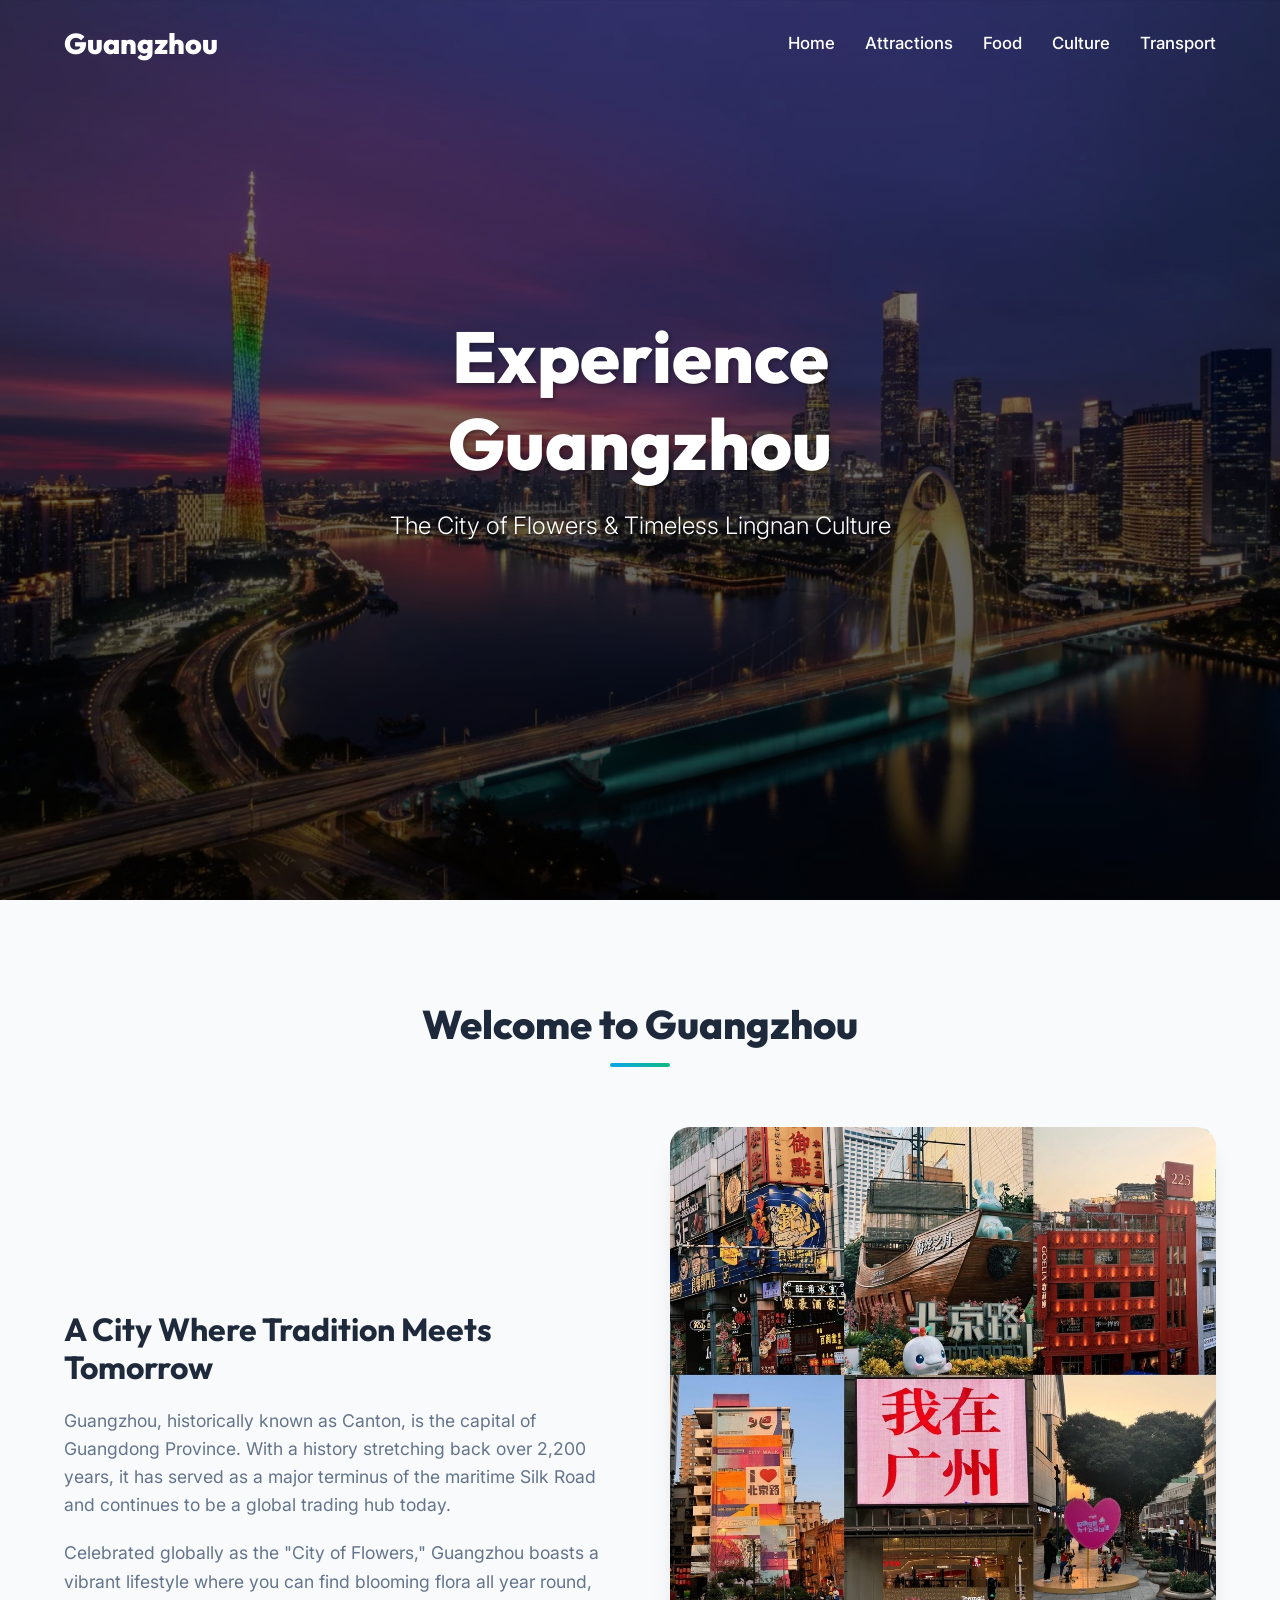
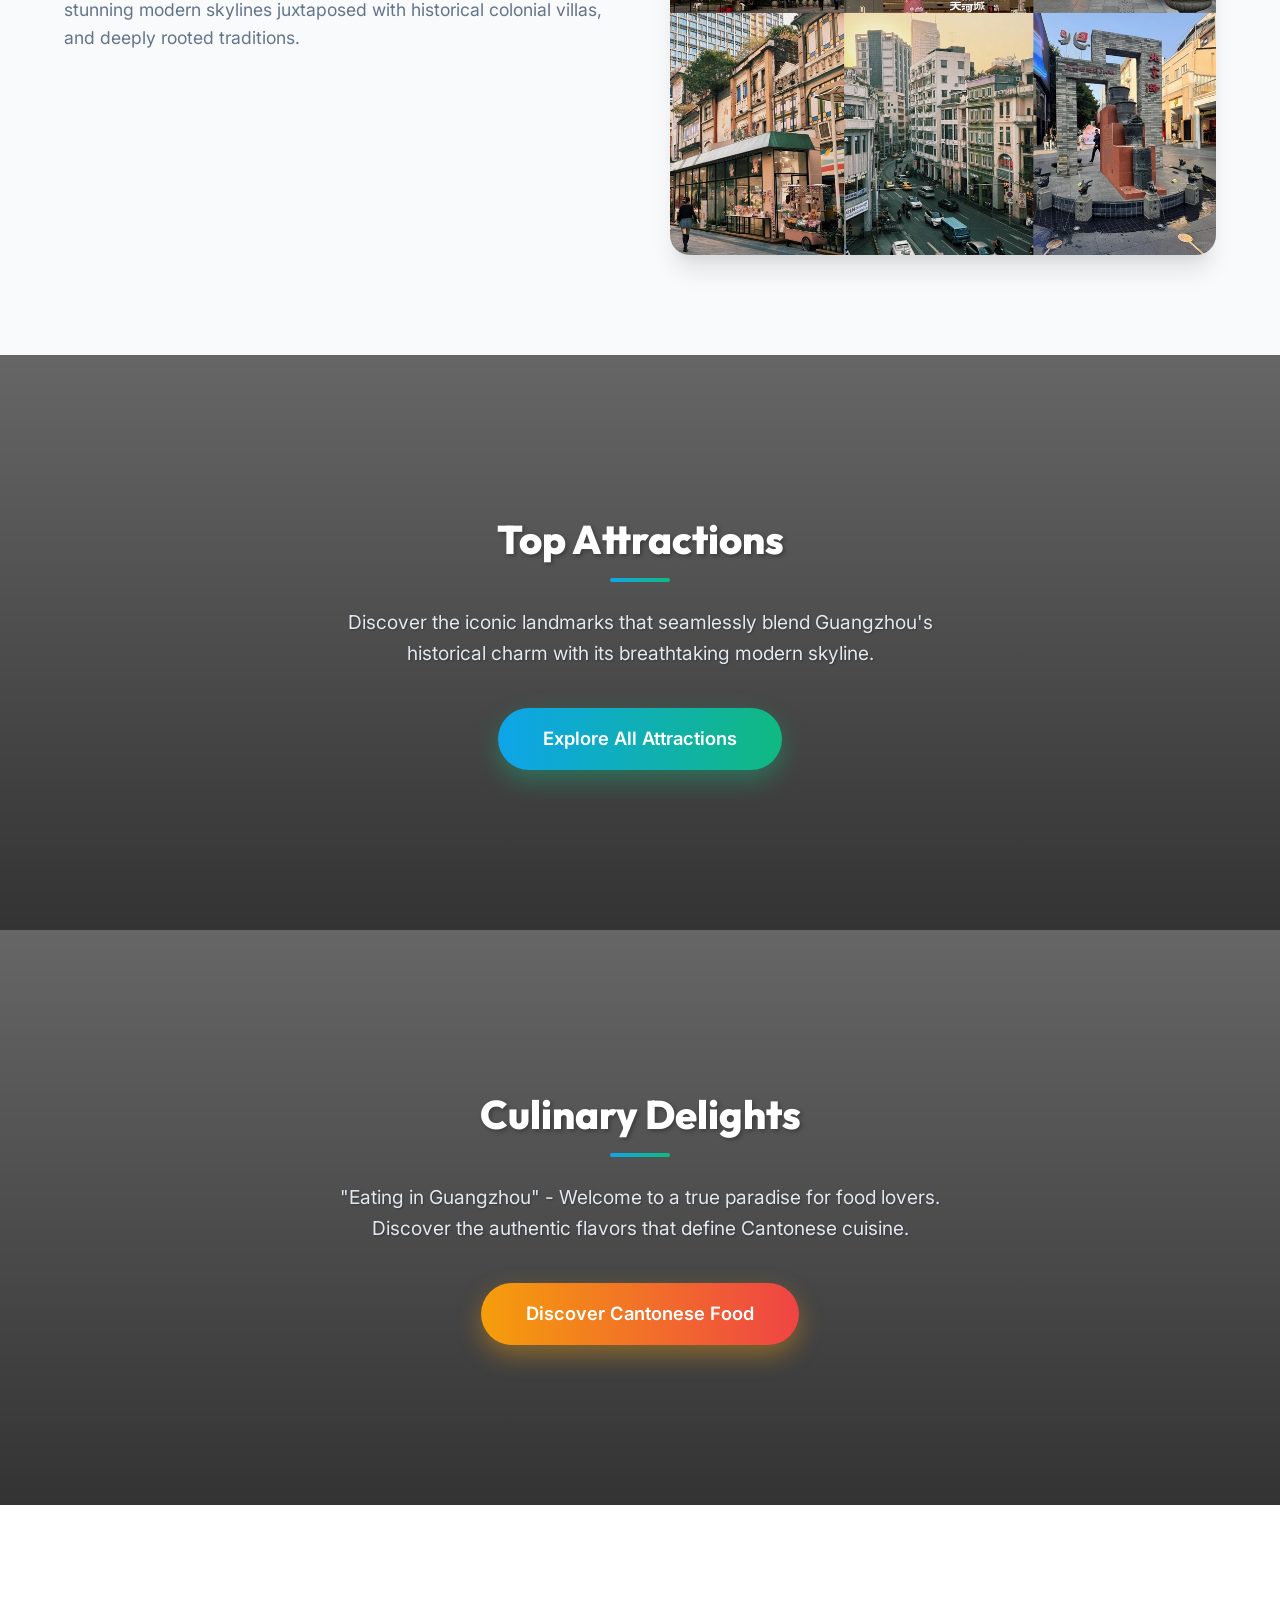
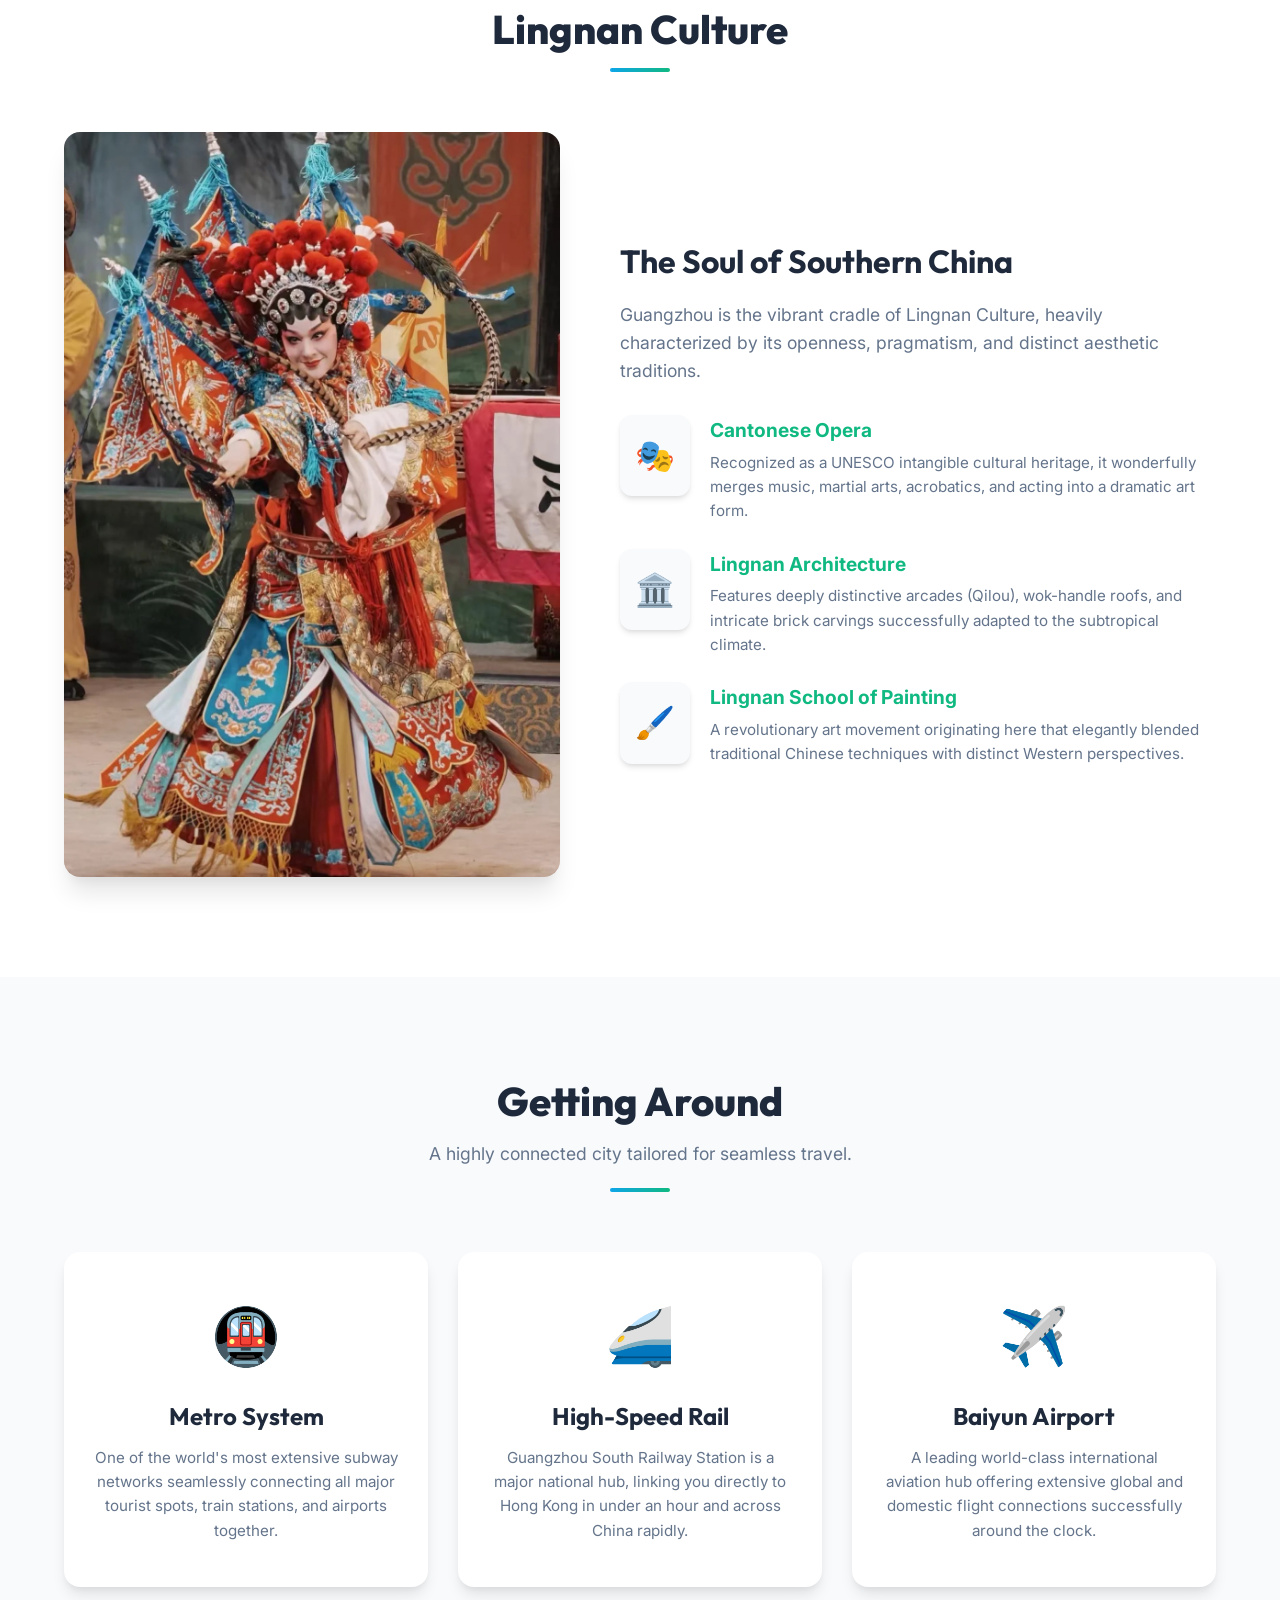
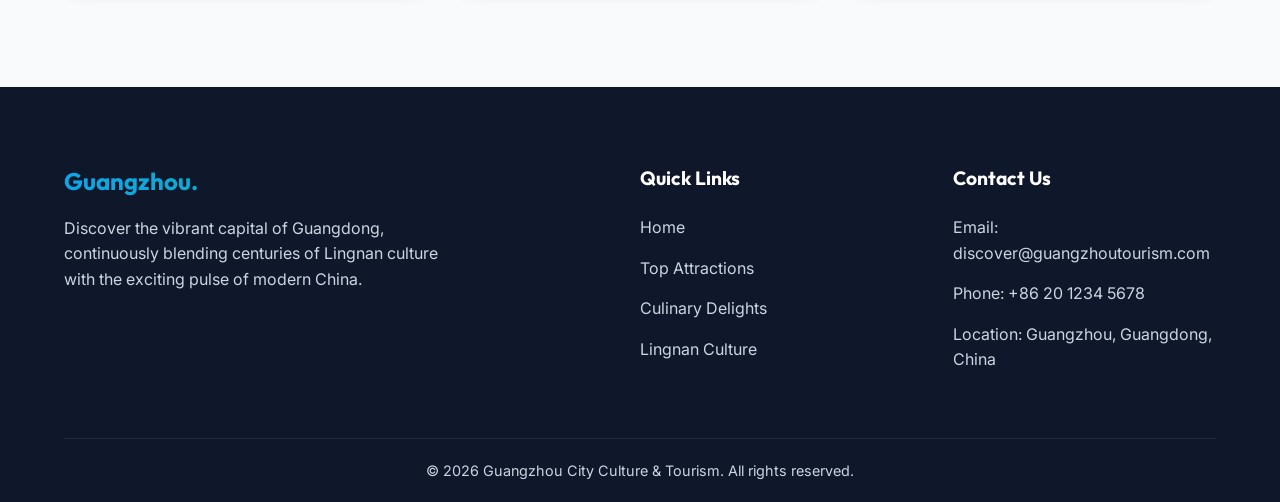
<file: index.html>
<!DOCTYPE html>
<html lang="en">

<head>
    <!-- Google tag (gtag.js) -->
<script async src="https://www.googletagmanager.com/gtag/js?id=G-Z5L8LR5MYB"></script>
<script>
  window.dataLayer = window.dataLayer || [];
  function gtag(){dataLayer.push(arguments);}
  gtag('js', new Date());

  gtag('config', 'G-Z5L8LR5MYB');
</script>
    <meta charset="UTF-8">
    <meta name="viewport" content="width=device-width, initial-scale=1.0">
    <title>Discover Guangzhou | The City of Flowers</title>
    <meta name="description"
        content="Explore Guangzhou: A perfect blend of modern vibrancy, timeless Lingnan culture, and exquisite culinary delights.">
    <!-- Google Fonts -->
    <link rel="preconnect" href="https://fonts.googleapis.com">
    <link rel="preconnect" href="https://fonts.gstatic.com" crossorigin>
    <link
        href="https://fonts.googleapis.com/css2?family=Inter:wght@300;400;500;600;700&family=Outfit:wght@400;600;800&display=swap"
        rel="stylesheet">
    <!-- Custom CSS -->
    <link rel="stylesheet" href="css/style.css">
</head>

<body>
    <!-- Navbar -->
    <nav class="navbar" id="navbar">
        <div class="nav-container">
            <a href="#home" class="logo">Guangzhou</a>
            <ul class="nav-links">
                <li><a href="#home">Home</a></li>
                <li><a href="attractions.html">Attractions</a></li>
                <li><a href="cuisine.html">Food</a></li>
                <li><a href="#culture">Culture</a></li>
                <li><a href="#transport">Transport</a></li>
            </ul>
            <div class="hamburger">
                <span class="bar"></span>
                <span class="bar"></span>
                <span class="bar"></span>
            </div>
        </div>
    </nav>

    <!-- Hero Banner -->
    <header id="home" class="hero">
        <div class="hero-overlay"></div>
        <div class="hero-content fade-in-up">
            <h1 class="hero-title">Experience Guangzhou</h1>
            <p class="hero-subtitle">The City of Flowers & Timeless Lingnan Culture</p>
        </div>
    </header>

    <!-- City Introduction -->
    <section id="about" class="section about-section bg-light">
        <div class="container">
            <div class="section-header fade-in">
                <h2>Welcome to Guangzhou</h2>
                <div class="divider"></div>
            </div>
            <div class="about-grid">
                <div class="about-text fade-in-left">
                    <h3>A City Where Tradition Meets Tomorrow</h3>
                    <p>Guangzhou, historically known as Canton, is the capital of Guangdong Province. With a history
                        stretching back over 2,200 years, it has served as a major terminus of the maritime Silk Road
                        and continues to be a global trading hub today.</p>
                    <p>Celebrated globally as the "City of Flowers," Guangzhou boasts a vibrant lifestyle where you can
                        find blooming flora all year round, stunning modern skylines juxtaposed with historical colonial
                        villas, and deeply rooted traditions.</p>
                </div>
                <div class="about-image fade-in-right">
                    <img src="./images/2.jpg" alt="Guangzhou City View">
                </div>
            </div>
        </div>
    </section>

    <!-- Attractions -->
    <!-- Attractions -->
    <section id="attractions" class="section attractions-section"
        style="background: url('./images/3.jpg') center/cover fixed; position: relative;">
        <div
            style="position: absolute; top:0; left:0; width:100%; height:100%; background: linear-gradient(rgba(0,0,0,0.6), rgba(0,0,0,0.8));">
        </div>
        <div class="container" style="position: relative; z-index: 1; text-align: center; padding: 60px 0;">
            <div class="section-header fade-in" style="margin-bottom: 40px;">
                <h2 style="color: white; text-shadow: 2px 2px 4px rgba(0,0,0,0.3);">Top Attractions</h2>
                <div class="divider" style="margin-bottom: 25px;"></div>
                <p
                    style="font-size: 1.2rem; max-width: 600px; margin: 0 auto; color: #e2e8f0; text-shadow: 1px 1px 2px rgba(0,0,0,0.3);">
                    Discover the iconic landmarks that seamlessly blend Guangzhou's historical charm with its
                    breathtaking modern skyline.</p>
            </div>
            <div class="fade-in-up">
                <a href="attractions.html" class="btn btn-primary"
                    style="padding: 16px 45px; font-size: 1.15rem; border-radius: 40px; box-shadow: 0 10px 25px rgba(16, 185, 129, 0.4);">Explore
                    All Attractions</a>
            </div>
        </div>
    </section>

    <!-- Cuisine -->
    <section id="cuisine" class="section cuisine-section"
        style="background: url('./images/s1.jpg') center/cover fixed; position: relative;">
        <div
            style="position: absolute; top:0; left:0; width:100%; height:100%; background: linear-gradient(rgba(0,0,0,0.6), rgba(0,0,0,0.8));">
        </div>
        <div class="container" style="position: relative; z-index: 1; text-align: center; padding: 60px 0;">
            <div class="section-header fade-in" style="margin-bottom: 40px;">
                <h2 style="color: white; text-shadow: 2px 2px 4px rgba(0,0,0,0.3);">Culinary Delights</h2>
                <div class="divider" style="margin-bottom: 25px;"></div>
                <p
                    style="font-size: 1.2rem; max-width: 600px; margin: 0 auto; color: #e2e8f0; text-shadow: 1px 1px 2px rgba(0,0,0,0.3);">
                    "Eating in Guangzhou" - Welcome to a true paradise for food lovers. Discover the authentic flavors
                    that define Cantonese cuisine.</p>
            </div>
            <div class="fade-in-up">
                <a href="cuisine.html" class="btn btn-primary"
                    style="padding: 16px 45px; font-size: 1.15rem; border-radius: 40px; box-shadow: 0 10px 25px rgba(245, 158, 11, 0.4); background: linear-gradient(90deg, var(--primary-orange), #ef4444); border: none;">Discover
                    Cantonese Food</a>
            </div>
        </div>
    </section>

    <!-- Culture -->
    <section id="culture" class="section culture-section">
        <div class="container">
            <div class="section-header fade-in">
                <h2>Lingnan Culture</h2>
                <div class="divider"></div>
            </div>
            <div class="culture-content">
                <div class="culture-image fade-in-left">
                    <img src="./images/5.jpg" alt="Cantonese Opera">
                </div>
                <div class="culture-text fade-in-right">
                    <h3>The Soul of Southern China</h3>
                    <p>Guangzhou is the vibrant cradle of Lingnan Culture, heavily characterized by its openness,
                        pragmatism, and distinct aesthetic traditions.</p>
                    <ul class="feature-list">
                        <li>
                            <span class="icon">🎭</span>
                            <div>
                                <strong>Cantonese Opera</strong>
                                <p>Recognized as a UNESCO intangible cultural heritage, it wonderfully merges music,
                                    martial arts, acrobatics, and acting into a dramatic art form.</p>
                            </div>
                        </li>
                        <li>
                            <span class="icon">🏛️</span>
                            <div>
                                <strong>Lingnan Architecture</strong>
                                <p>Features deeply distinctive arcades (Qilou), wok-handle roofs, and intricate brick
                                    carvings successfully adapted to the subtropical climate.</p>
                            </div>
                        </li>
                        <li>
                            <span class="icon">🖌️</span>
                            <div>
                                <strong>Lingnan School of Painting</strong>
                                <p>A revolutionary art movement originating here that elegantly blended traditional
                                    Chinese techniques with distinct Western perspectives.</p>
                            </div>
                        </li>
                    </ul>
                </div>
            </div>
        </div>
    </section>

    <!-- Transport -->
    <section id="transport" class="section transport-section bg-light">
        <div class="container">
            <div class="section-header fade-in">
                <h2>Getting Around</h2>
                <p class="subtitle">A highly connected city tailored for seamless travel.</p>
                <div class="divider"></div>
            </div>
            <div class="transport-grid">
                <div class="transport-card fade-in-up">
                    <div class="card-icon">🚇</div>
                    <h3>Metro System</h3>
                    <p>One of the world's most extensive subway networks seamlessly connecting all major tourist spots,
                        train stations, and airports together.</p>
                </div>
                <div class="transport-card fade-in-up" style="transition-delay: 0.1s;">
                    <div class="card-icon">🚄</div>
                    <h3>High-Speed Rail</h3>
                    <p>Guangzhou South Railway Station is a major national hub, linking you directly to Hong Kong in
                        under an hour and across China rapidly.</p>
                </div>
                <div class="transport-card fade-in-up" style="transition-delay: 0.2s;">
                    <div class="card-icon">✈️</div>
                    <h3>Baiyun Airport</h3>
                    <p>A leading world-class international aviation hub offering extensive global and domestic flight
                        connections successfully around the clock.</p>
                </div>
            </div>
        </div>
    </section>

    <!-- Footer -->
    <footer class="footer">
        <div class="container">
            <div class="footer-content">
                <div class="footer-brand">
                    <h2>Guangzhou.</h2>
                    <p>Discover the vibrant capital of Guangdong, continuously blending centuries of Lingnan culture
                        with the exciting pulse of modern China.</p>
                </div>
                <div class="footer-links">
                    <h3>Quick Links</h3>
                    <ul>
                        <li><a href="#home">Home</a></li>
                        <li><a href="attractions.html">Top Attractions</a></li>
                        <li><a href="cuisine.html">Culinary Delights</a></li>
                        <li><a href="#culture">Lingnan Culture</a></li>
                    </ul>
                </div>
                <div class="footer-contact">
                    <h3>Contact Us</h3>
                    <p>Email: discover@guangzhoutourism.com</p>
                    <p>Phone: +86 20 1234 5678</p>
                    <p>Location: Guangzhou, Guangdong, China</p>
                </div>
            </div>
            <div class="footer-bottom">
                <p>&copy; 2026 Guangzhou City Culture & Tourism. All rights reserved.</p>
            </div>
        </div>
    </footer>

    <!-- Script -->
    <script src="js/script.js"></script>
</body>

</html>
</file>
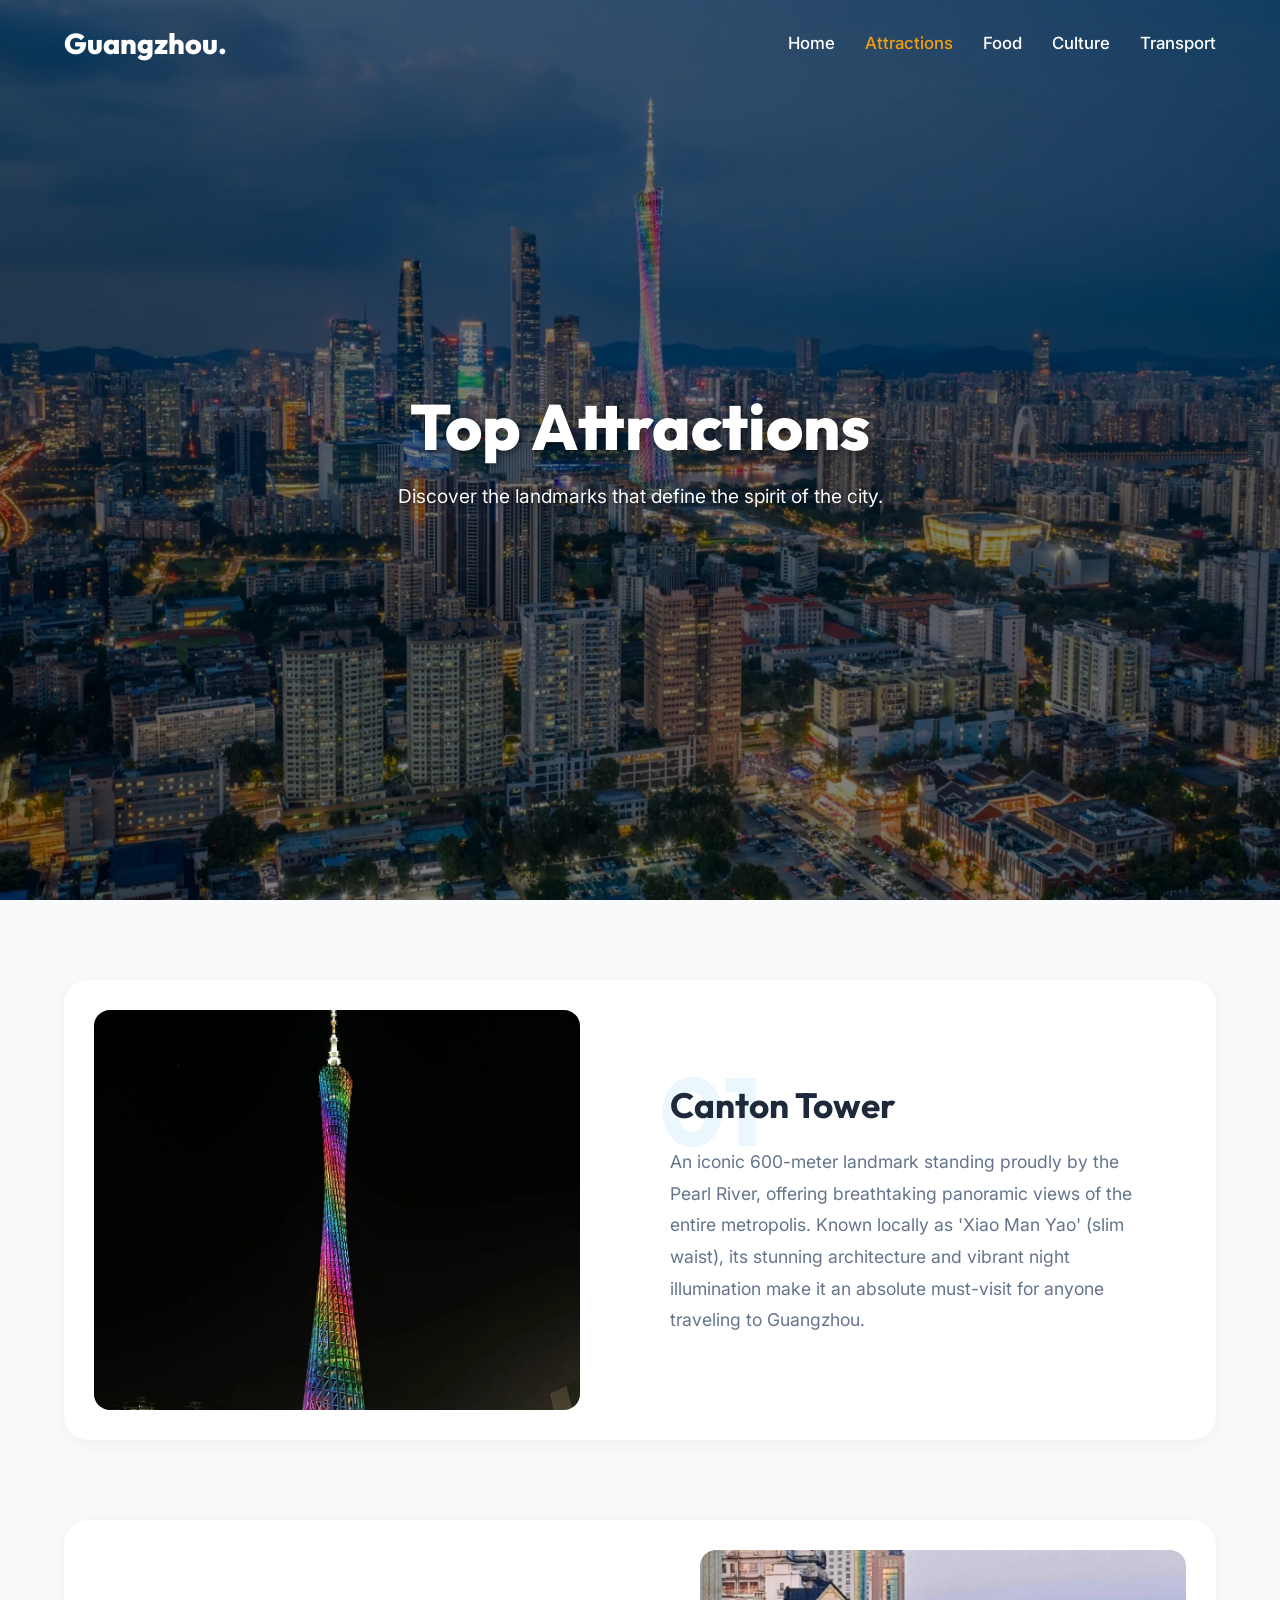
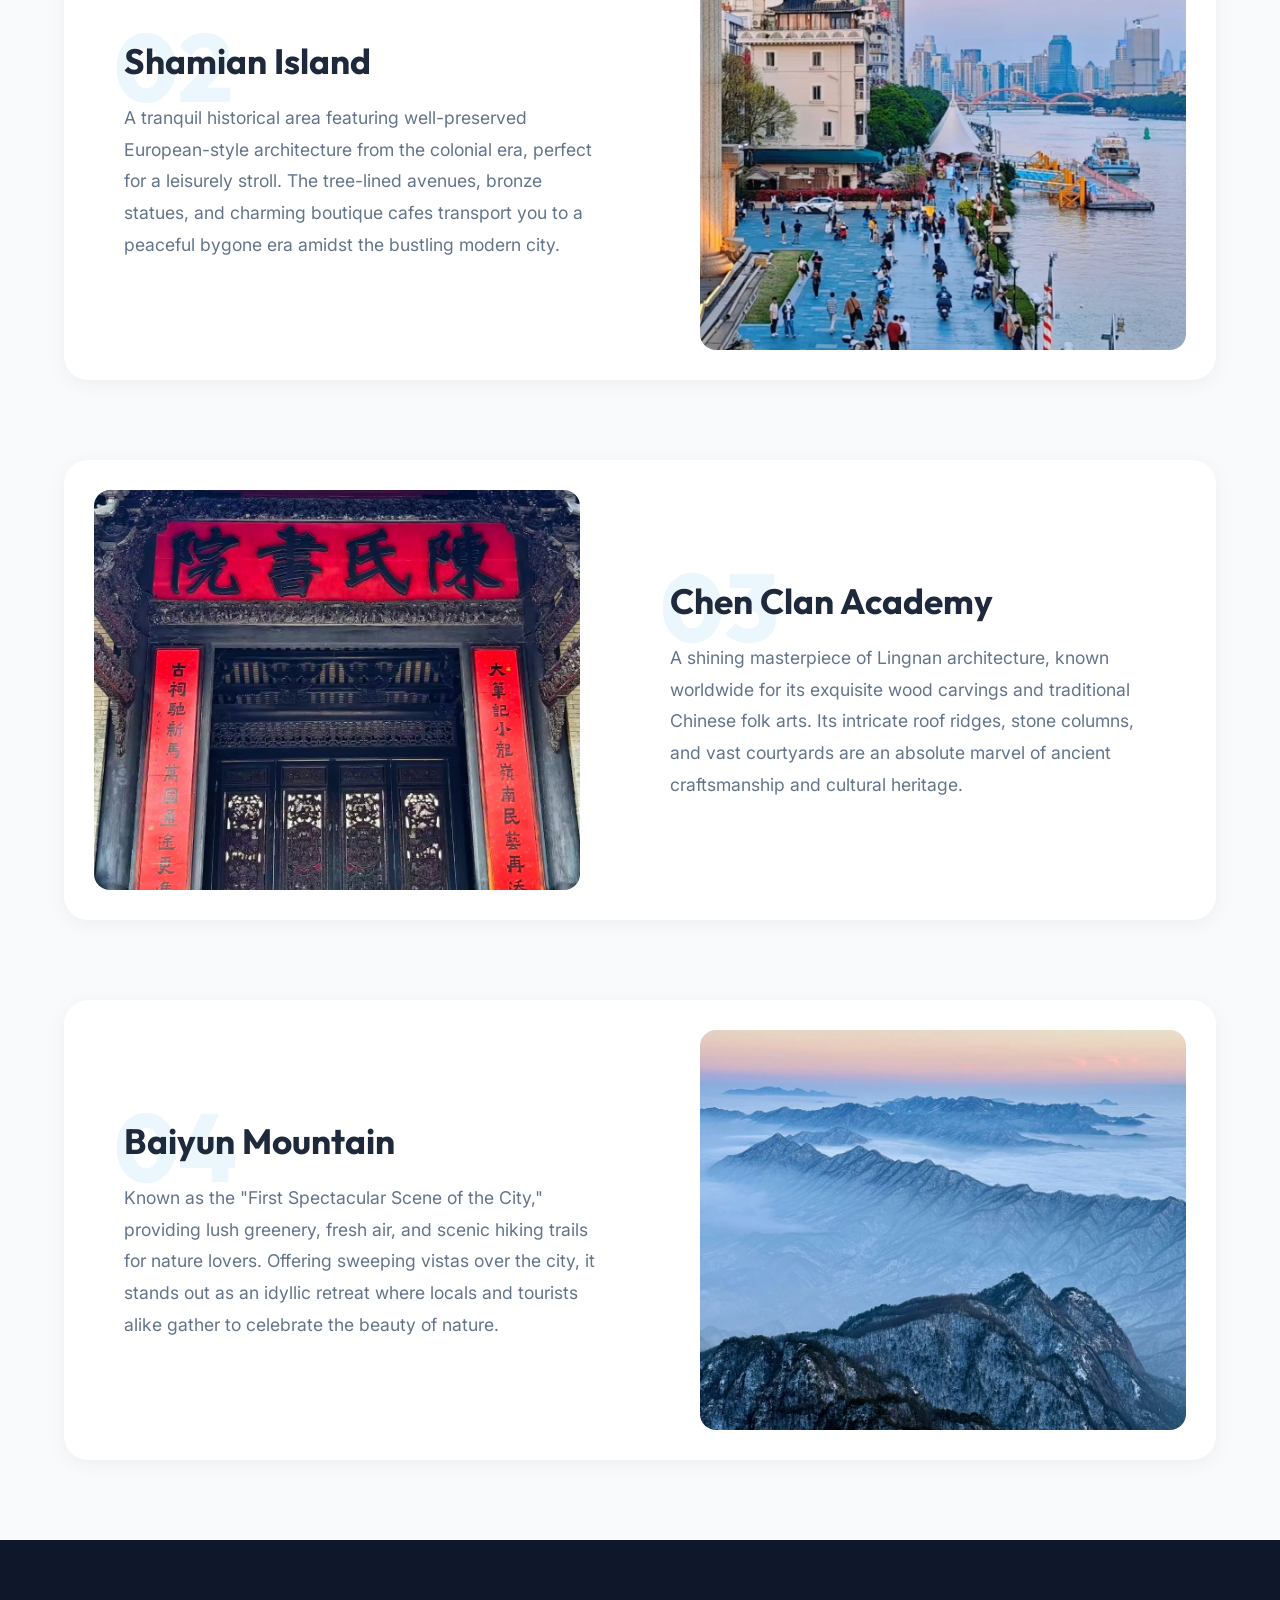
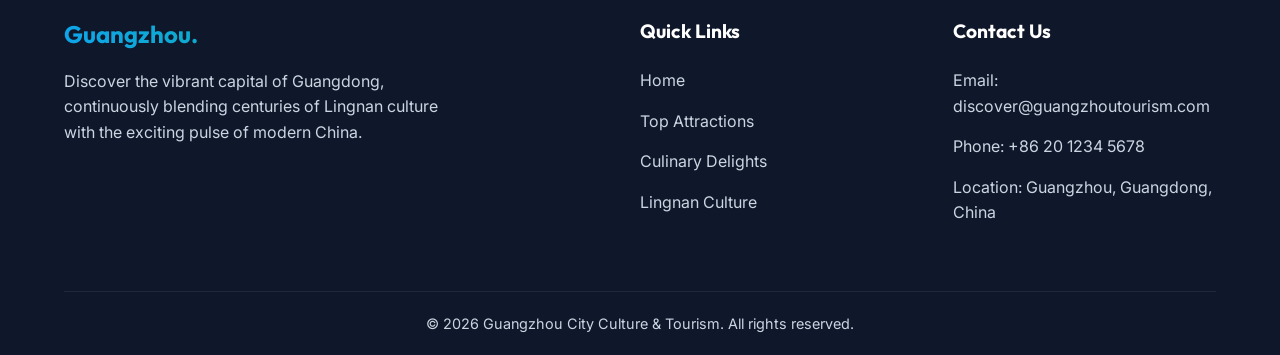
<file: attractions.html>
<!DOCTYPE html>
<html lang="en">

<head>
    <!-- Google tag (gtag.js) -->
<script async src="https://www.googletagmanager.com/gtag/js?id=G-Z5L8LR5MYB"></script>
<script>
  window.dataLayer = window.dataLayer || [];
  function gtag(){dataLayer.push(arguments);}
  gtag('js', new Date());

  gtag('config', 'G-Z5L8LR5MYB');
</script>
    <meta charset="UTF-8">
    <meta name="viewport" content="width=device-width, initial-scale=1.0">
    <title>Top Attractions | Discover Guangzhou</title>
    <meta name="description" content="Explore the top attractions and landmarks of Guangzhou, the City of Flowers.">
    <!-- Google Fonts -->
    <link rel="preconnect" href="https://fonts.googleapis.com">
    <link rel="preconnect" href="https://fonts.gstatic.com" crossorigin>
    <link
        href="https://fonts.googleapis.com/css2?family=Inter:wght@300;400;500;600;700&family=Outfit:wght@400;600;800&display=swap"
        rel="stylesheet">
    <!-- Custom CSS -->
    <link rel="stylesheet" href="css/style.css">
    <style>
        /* Specific styles for attractions interface */
        .page-hero {
            height: 100vh;
            background-image: url('./images/4.jpg');
            background-size: cover;
            background-position: center;
            background-attachment: fixed;
            position: relative;
            display: flex;
            align-items: center;
            justify-content: center;
            text-align: center;
        }

        .page-hero .hero-overlay {
            position: absolute;
            top: 0;
            left: 0;
            width: 100%;
            height: 100%;
            background: rgba(0, 0, 0, 0.5);
        }

        .page-hero-title {
            font-size: 4rem;
            font-weight: 800;
            margin-bottom: 15px;
            color: white;
            text-shadow: 2px 2px 8px rgba(0, 0, 0, 0.5);
            position: relative;
            z-index: 1;
        }

        .page-hero-subtitle {
            font-size: 1.2rem;
            font-weight: 400;
            text-shadow: 1px 1px 4px rgba(0, 0, 0, 0.5);
            color: #f8fafc;
            position: relative;
            z-index: 1;
        }

        /* Redesigned Layout */
        .showcase-container {
            padding: 80px 0;
            background-color: var(--bg-light);
        }

        .showcase-item {
            display: flex;
            align-items: center;
            gap: 60px;
            margin-bottom: 80px;
            background: var(--bg-white);
            border-radius: 24px;
            padding: 30px;
            box-shadow: 0 4px 20px rgba(0, 0, 0, 0.05);
            transition: all 0.4s ease;
        }

        .showcase-item:hover {
            box-shadow: 0 15px 30px rgba(0, 0, 0, 0.1);
            transform: translateY(-5px);
        }

        .showcase-item:last-child {
            margin-bottom: 0;
        }

        .showcase-item.reverse {
            flex-direction: row-reverse;
        }

        .showcase-image {
            flex: 1;
            position: relative;
            border-radius: 16px;
            overflow: hidden;
        }

        .showcase-image img {
            width: 100%;
            height: 400px;
            object-fit: cover;
            transition: transform 0.8s ease;
        }

        .showcase-item:hover .showcase-image img {
            transform: scale(1.05);
        }

        .showcase-content {
            flex: 1;
            padding: 10px 30px;
            position: relative;
        }

        .showcase-number {
            font-size: 6rem;
            font-weight: 800;
            color: var(--primary-blue);
            opacity: 0.08;
            position: absolute;
            top: -40px;
            left: 20px;
            font-family: var(--font-heading);
            user-select: none;
            z-index: 0;
        }

        .showcase-content h3 {
            font-size: 2.2rem;
            margin-bottom: 20px;
            color: var(--text-dark);
            position: relative;
            z-index: 1;
        }

        .showcase-content p {
            font-size: 1.1rem;
            color: var(--text-light);
            line-height: 1.8;
            position: relative;
            z-index: 1;
        }

        @media (max-width: 992px) {

            .showcase-item,
            .showcase-item.reverse {
                flex-direction: column;
                gap: 30px;
                padding: 20px;
            }

            .showcase-image {
                width: 100%;
            }

            .showcase-image img {
                height: 300px;
            }

            .showcase-content {
                padding: 20px;
            }

            .showcase-number {
                top: -20px;
                left: 10px;
                font-size: 4rem;
            }
        }
    </style>
</head>

<body>
    <!-- Navbar -->
    <nav class="navbar" id="navbar">
        <div class="nav-container">
            <a href="index.html#home" class="logo">Guangzhou.</a>
            <ul class="nav-links">
                <li><a href="index.html#home">Home</a></li>
                <li><a href="attractions.html" style="color: var(--primary-orange);">Attractions</a></li>
                <li><a href="cuisine.html">Food</a></li>
                <li><a href="index.html#culture">Culture</a></li>
                <li><a href="index.html#transport">Transport</a></li>
            </ul>
            <div class="hamburger">
                <span class="bar"></span>
                <span class="bar"></span>
                <span class="bar"></span>
            </div>
        </div>
    </nav>

    <!-- Page Hero -->
    <header class="page-hero" id="home">
        <div class="hero-overlay"></div>
        <div class="hero-content fade-in-up">
            <h1 class="page-hero-title">Top Attractions</h1>
            <p class="page-hero-subtitle">Discover the landmarks that define the spirit of the city.</p>
        </div>
    </header>

    <!-- Attractions Showcase -->
    <section class="section showcase-container">
        <div class="container">
            <!-- Canton Tower -->
            <div class="showcase-item fade-in-up">
                <div class="showcase-image">
                    <img src="./images/a1.jpg" alt="Canton Tower">
                </div>
                <div class="showcase-content">
                    <div class="showcase-number">01</div>
                    <h3>Canton Tower</h3>
                    <p>An iconic 600-meter landmark standing proudly by the Pearl River, offering breathtaking panoramic
                        views of the entire metropolis. Known locally as 'Xiao Man Yao' (slim waist), its stunning
                        architecture and vibrant night illumination make it an absolute must-visit for anyone traveling
                        to Guangzhou.</p>
                </div>
            </div>

            <!-- Shamian Island -->
            <div class="showcase-item reverse fade-in-up">
                <div class="showcase-image">
                    <img src="./images/a2.jpg" alt="Shamian Island">
                </div>
                <div class="showcase-content">
                    <div class="showcase-number">02</div>
                    <h3>Shamian Island</h3>
                    <p>A tranquil historical area featuring well-preserved European-style architecture from the colonial
                        era, perfect for a leisurely stroll. The tree-lined avenues, bronze statues, and charming
                        boutique cafes transport you to a peaceful bygone era amidst the bustling modern city.</p>
                </div>
            </div>

            <!-- Chen Clan Academy -->
            <div class="showcase-item fade-in-up">
                <div class="showcase-image">
                    <img src="./images/a3.jpg" alt="Chen Clan Ancestral Hall">
                </div>
                <div class="showcase-content">
                    <div class="showcase-number">03</div>
                    <h3>Chen Clan Academy</h3>
                    <p>A shining masterpiece of Lingnan architecture, known worldwide for its exquisite wood carvings
                        and traditional Chinese folk arts. Its intricate roof ridges, stone columns, and vast courtyards
                        are an absolute marvel of ancient craftsmanship and cultural heritage.</p>
                </div>
            </div>

            <!-- Baiyun Mountain -->
            <div class="showcase-item reverse fade-in-up">
                <div class="showcase-image">
                    <img src="./images/a4.jpg" alt="Baiyun Mountain">
                </div>
                <div class="showcase-content">
                    <div class="showcase-number">04</div>
                    <h3>Baiyun Mountain</h3>
                    <p>Known as the "First Spectacular Scene of the City," providing lush greenery, fresh air, and
                        scenic hiking trails for nature lovers. Offering sweeping vistas over the city, it stands out as
                        an idyllic retreat where locals and tourists alike gather to celebrate the beauty of nature.</p>
                </div>
            </div>


        </div>
    </section>

    <!-- Footer -->
    <footer class="footer">
        <div class="container">
            <div class="footer-content">
                <div class="footer-brand">
                    <h2>Guangzhou.</h2>
                    <p>Discover the vibrant capital of Guangdong, continuously blending centuries of Lingnan culture
                        with the exciting pulse of modern China.</p>
                </div>
                <div class="footer-links">
                    <h3>Quick Links</h3>
                    <ul>
                        <li><a href="index.html#home">Home</a></li>
                        <li><a href="attractions.html">Top Attractions</a></li>
                        <li><a href="cuisine.html">Culinary Delights</a></li>
                        <li><a href="index.html#culture">Lingnan Culture</a></li>
                    </ul>
                </div>
                <div class="footer-contact">
                    <h3>Contact Us</h3>
                    <p>Email: discover@guangzhoutourism.com</p>
                    <p>Phone: +86 20 1234 5678</p>
                    <p>Location: Guangzhou, Guangdong, China</p>
                </div>
            </div>
            <div class="footer-bottom">
                <p>&copy; 2026 Guangzhou City Culture & Tourism. All rights reserved.</p>
            </div>
        </div>
    </footer>

    <!-- Script -->
    <script src="js/script.js"></script>
</body>

</html>
</file>
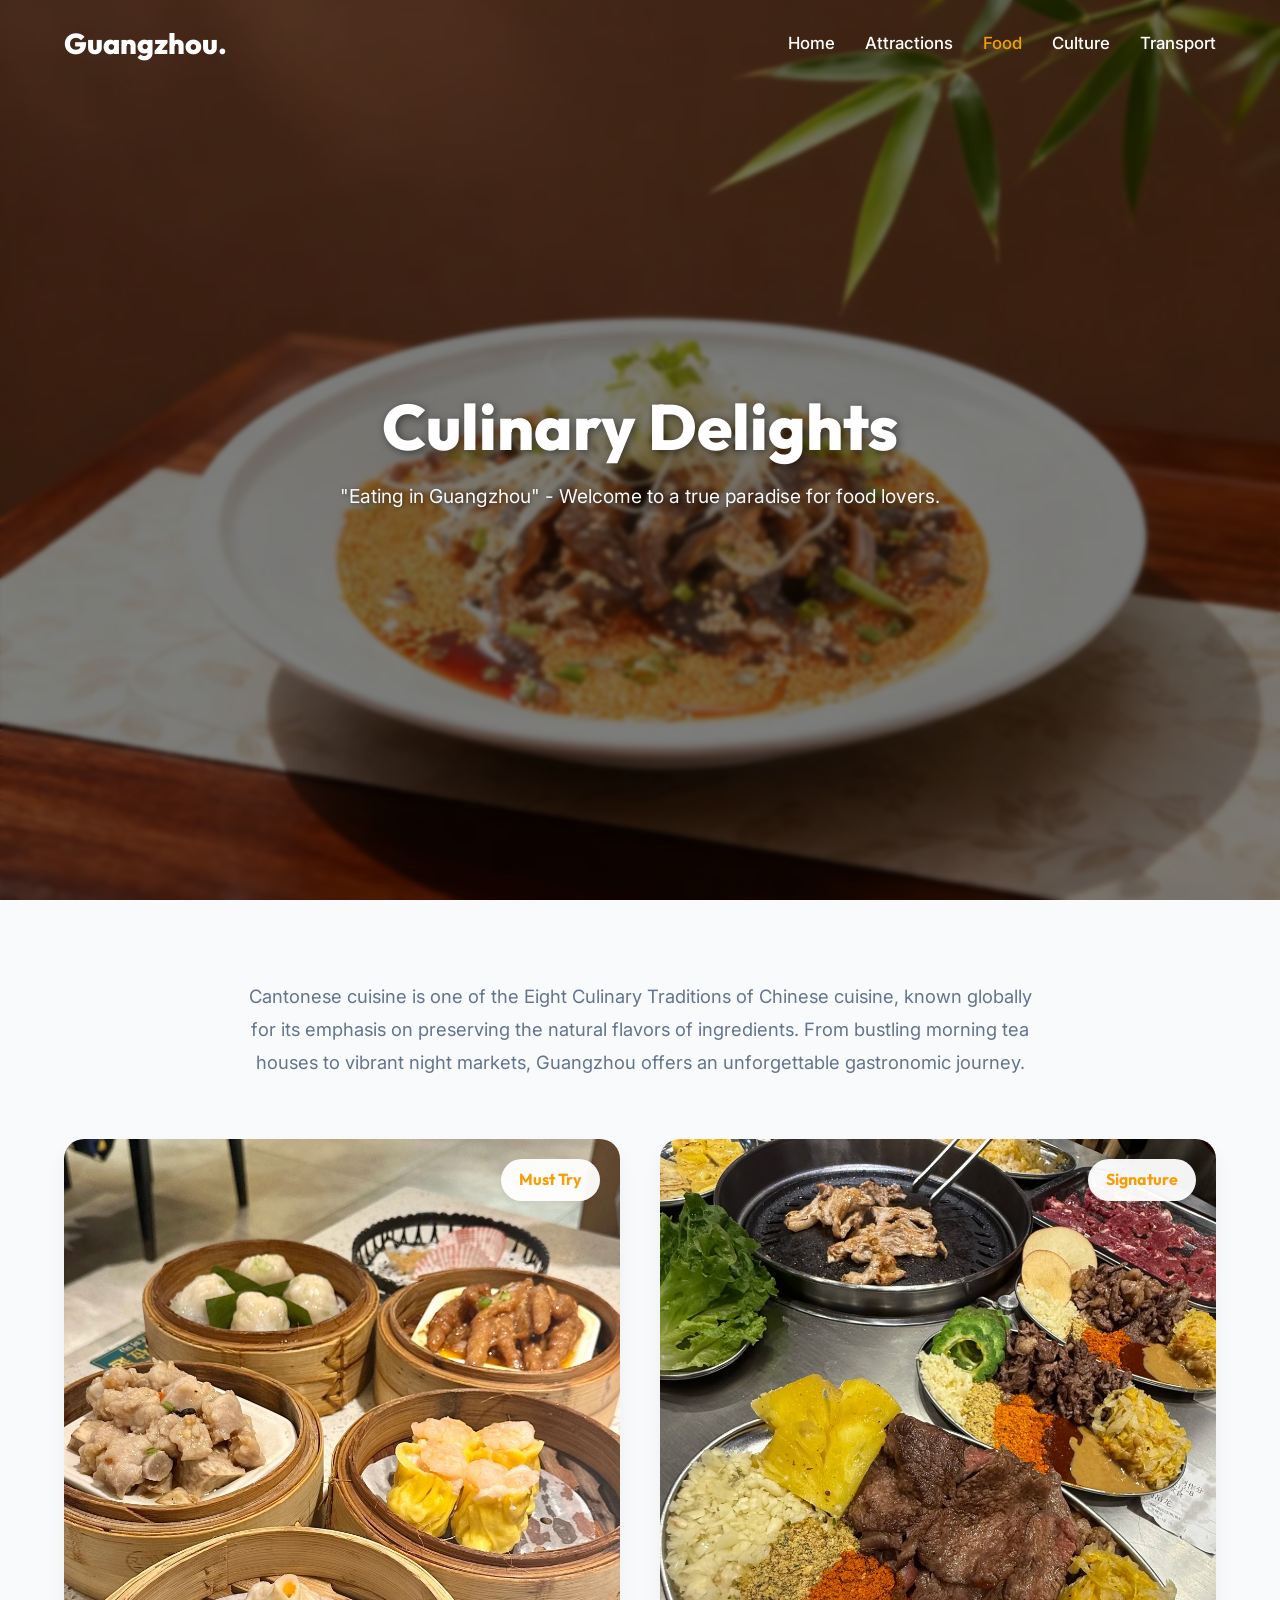
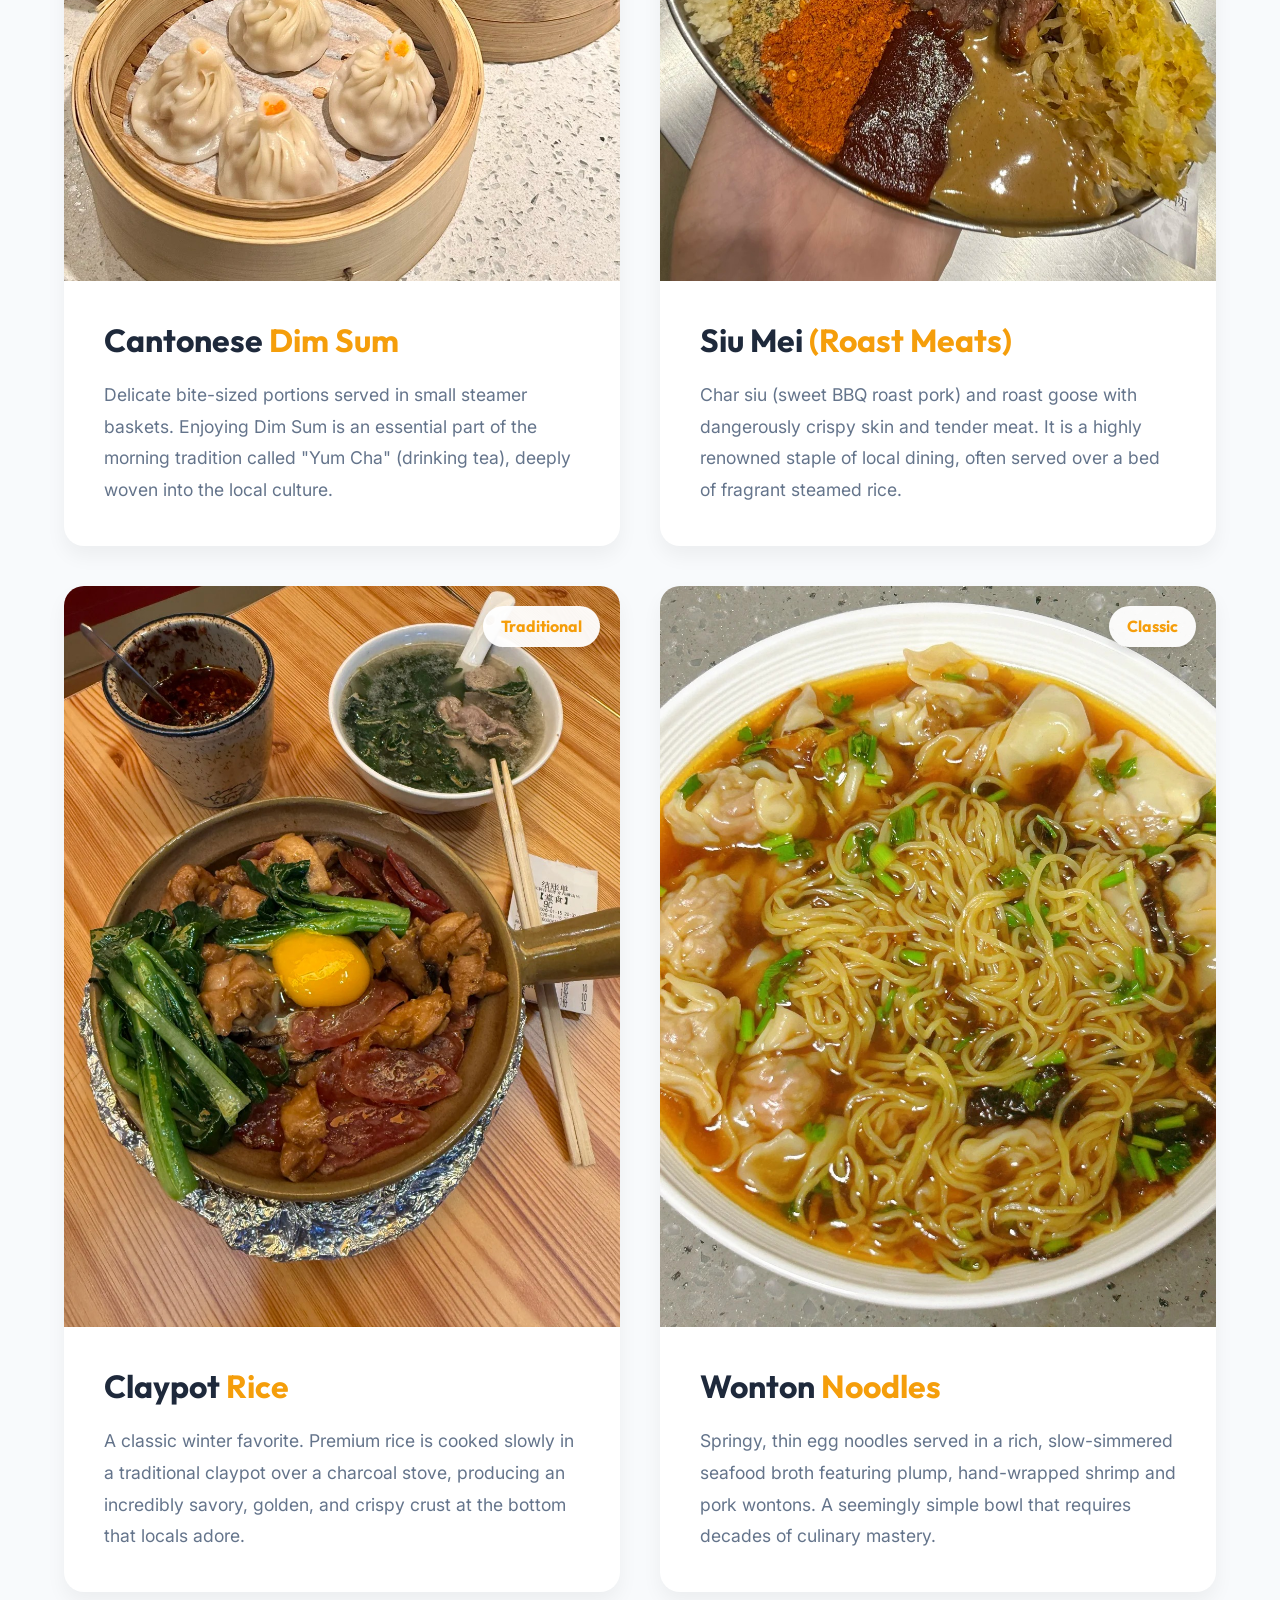
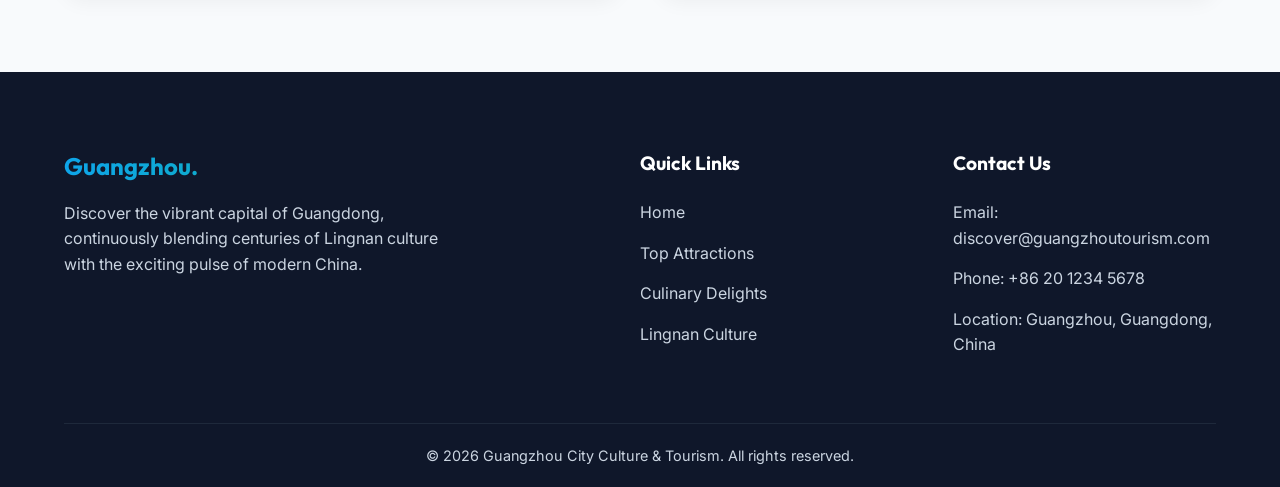
<file: cuisine.html>
<!DOCTYPE html>
<html lang="en">

<head>
    <!-- Google tag (gtag.js) -->
<script async src="https://www.googletagmanager.com/gtag/js?id=G-Z5L8LR5MYB"></script>
<script>
  window.dataLayer = window.dataLayer || [];
  function gtag(){dataLayer.push(arguments);}
  gtag('js', new Date());

  gtag('config', 'G-Z5L8LR5MYB');
</script>
    
    <meta charset="UTF-8">
    <meta name="viewport" content="width=device-width, initial-scale=1.0">
    <title>Culinary Delights | Discover Guangzhou</title>
    <meta name="description" content="Discover the finest culinary delights of Guangzhou, from Dim Sum to Roast Meats.">
    <!-- Google Fonts -->
    <link rel="preconnect" href="https://fonts.googleapis.com">
    <link rel="preconnect" href="https://fonts.gstatic.com" crossorigin>
    <link
        href="https://fonts.googleapis.com/css2?family=Inter:wght@300;400;500;600;700&family=Outfit:wght@400;600;800&display=swap"
        rel="stylesheet">
    <!-- Custom CSS -->
    <link rel="stylesheet" href="css/style.css">
    <style>
        .page-hero {
            height: 100vh;
            background-image: url('./images/s1.jpg');
            background-size: cover;
            background-position: center;
            background-attachment: fixed;
            position: relative;
            display: flex;
            align-items: center;
            justify-content: center;
            text-align: center;
        }

        .page-hero .hero-overlay {
            position: absolute;
            top: 0;
            left: 0;
            width: 100%;
            height: 100%;
            background: rgba(0, 0, 0, 0.5);
            backdrop-filter: blur(2px);
        }

        .page-hero-title {
            font-size: 4rem;
            font-weight: 800;
            margin-bottom: 15px;
            color: white;
            text-shadow: 2px 2px 8px rgba(0, 0, 0, 0.5);
            position: relative;
            z-index: 1;
        }

        .page-hero-subtitle {
            font-size: 1.2rem;
            font-weight: 400;
            text-shadow: 1px 1px 4px rgba(0, 0, 0, 0.5);
            color: #f8fafc;
            position: relative;
            z-index: 1;
        }

        .food-showcase {
            padding: 80px 0;
            background-color: var(--bg-light);
        }

        .food-section-intro {
            text-align: center;
            max-width: 800px;
            margin: 0 auto 60px;
            font-size: 1.15rem;
            color: var(--text-light);
            line-height: 1.8;
        }

        .food-grid {
            display: grid;
            grid-template-columns: repeat(2, 1fr);
            gap: 40px;
        }

        @media (max-width: 992px) {
            .food-grid {
                grid-template-columns: 1fr;
            }
        }

        .food-card {
            background: var(--bg-white);
            border-radius: 20px;
            overflow: hidden;
            box-shadow: 0 10px 20px rgba(0, 0, 0, 0.05);
            transition: var(--transition);
            display: flex;
            flex-direction: column;
            position: relative;
        }

        .food-card:hover {
            transform: translateY(-10px);
            box-shadow: 0 20px 30px rgba(0, 0, 0, 0.1);
        }

        .food-img-wrapper {
            position: relative;
            overflow: hidden;
        }

        .food-img {
            width: 100%;
            height: 100%;
            object-fit: cover;
            transition: transform 0.8s ease;
        }

        .food-card:hover .food-img {
            transform: scale(1.08);
        }

        .food-badge {
            position: absolute;
            top: 20px;
            right: 20px;
            background: rgba(255, 255, 255, 0.95);
            color: var(--primary-orange);
            font-weight: 700;
            padding: 8px 18px;
            border-radius: 30px;
            box-shadow: 0 4px 10px rgba(0, 0, 0, 0.1);
            font-family: var(--font-heading);
            z-index: 2;
        }

        .food-info {
            padding: 40px;
            flex: 1;
            display: flex;
            flex-direction: column;
            justify-content: center;
        }

        .food-info h3 {
            font-size: 2rem;
            color: var(--text-dark);
            margin-bottom: 20px;
        }

        .food-info h3 span {
            color: var(--primary-orange);
        }

        .food-info p {
            color: var(--text-light);
            font-size: 1.1rem;
            line-height: 1.8;
        }
    </style>
</head>

<body>
    <!-- Navbar -->
    <nav class="navbar" id="navbar">
        <div class="nav-container">
            <a href="index.html#home" class="logo">Guangzhou.</a>
            <ul class="nav-links">
                <li><a href="index.html#home">Home</a></li>
                <li><a href="attractions.html">Attractions</a></li>
                <li><a href="cuisine.html" style="color: var(--primary-orange);">Food</a></li>
                <li><a href="index.html#culture">Culture</a></li>
                <li><a href="index.html#transport">Transport</a></li>
            </ul>
            <div class="hamburger">
                <span class="bar"></span>
                <span class="bar"></span>
                <span class="bar"></span>
            </div>
        </div>
    </nav>

    <!-- Page Hero -->
    <header class="page-hero" id="home">
        <div class="hero-overlay"></div>
        <div class="hero-content fade-in-up">
            <h1 class="page-hero-title">Culinary Delights</h1>
            <p class="page-hero-subtitle">"Eating in Guangzhou" - Welcome to a true paradise for food lovers.</p>
        </div>
    </header>

    <!-- Food Showcase -->
    <section class="section food-showcase">
        <div class="container">
            <p class="food-section-intro fade-in-up">
                Cantonese cuisine is one of the Eight Culinary Traditions of Chinese cuisine, known globally for its
                emphasis on preserving the natural flavors of ingredients. From bustling morning tea houses to vibrant
                night markets, Guangzhou offers an unforgettable gastronomic journey.
            </p>

            <div class="food-grid">
                <!-- Dim Sum -->
                <div class="food-card fade-in-up">
                    <div class="food-img-wrapper">
                        <div class="food-badge">Must Try</div>
                        <img src="./images/c1.jpg" alt="Cantonese Dim Sum" class="food-img">
                    </div>
                    <div class="food-info">
                        <h3>Cantonese <span>Dim Sum</span></h3>
                        <p>Delicate bite-sized portions served in small steamer baskets. Enjoying Dim Sum is an
                            essential part of the morning tradition called "Yum Cha" (drinking tea), deeply woven into
                            the local culture.</p>
                    </div>
                </div>

                <!-- Siu Mei -->
                <div class="food-card fade-in-up" style="transition-delay: 0.1s;">
                    <div class="food-img-wrapper">
                        <div class="food-badge">Signature</div>
                        <img src="./images/c2.jpg" alt="Siu Mei (Roast Meats)" class="food-img">
                    </div>
                    <div class="food-info">
                        <h3>Siu Mei <span>(Roast Meats)</span></h3>
                        <p>Char siu (sweet BBQ roast pork) and roast goose with dangerously crispy skin and tender meat.
                            It is a highly renowned staple of local dining, often served over a bed of fragrant steamed
                            rice.</p>
                    </div>
                </div>

                <!-- Claypot Rice -->
                <div class="food-card fade-in-up">
                    <div class="food-img-wrapper">
                        <div class="food-badge">Traditional</div>
                        <img src="./images/c3.jpg" alt="Claypot Rice" class="food-img">
                    </div>
                    <div class="food-info">
                        <h3>Claypot <span>Rice</span></h3>
                        <p>A classic winter favorite. Premium rice is cooked slowly in a traditional claypot over a
                            charcoal stove, producing an incredibly savory, golden, and crispy crust at the bottom that
                            locals adore.</p>
                    </div>
                </div>

                <!-- Wonton Noodles -->
                <div class="food-card fade-in-up" style="transition-delay: 0.1s;">
                    <div class="food-img-wrapper">
                        <div class="food-badge">Classic</div>
                        <img src="./images/c4.jpg" alt="Wonton Noodles" class="food-img">
                    </div>
                    <div class="food-info">
                        <h3>Wonton <span>Noodles</span></h3>
                        <p>Springy, thin egg noodles served in a rich, slow-simmered seafood broth featuring plump,
                            hand-wrapped shrimp and pork wontons. A seemingly simple bowl that requires decades of
                            culinary mastery.</p>
                    </div>
                </div>
            </div>
        </div>
    </section>

    <!-- Footer -->
    <footer class="footer">
        <div class="container">
            <div class="footer-content">
                <div class="footer-brand">
                    <h2>Guangzhou.</h2>
                    <p>Discover the vibrant capital of Guangdong, continuously blending centuries of Lingnan culture
                        with the exciting pulse of modern China.</p>
                </div>
                <div class="footer-links">
                    <h3>Quick Links</h3>
                    <ul>
                        <li><a href="index.html#home">Home</a></li>
                        <li><a href="attractions.html">Top Attractions</a></li>
                        <li><a href="cuisine.html">Culinary Delights</a></li>
                        <li><a href="index.html#culture">Lingnan Culture</a></li>
                    </ul>
                </div>
                <div class="footer-contact">
                    <h3>Contact Us</h3>
                    <p>Email: discover@guangzhoutourism.com</p>
                    <p>Phone: +86 20 1234 5678</p>
                    <p>Location: Guangzhou, Guangdong, China</p>
                </div>
            </div>
            <div class="footer-bottom">
                <p>&copy; 2026 Guangzhou City Culture & Tourism. All rights reserved.</p>
            </div>
        </div>
    </footer>

    <!-- Script -->
    <script src="js/script.js"></script>
</body>

</html>
</file>
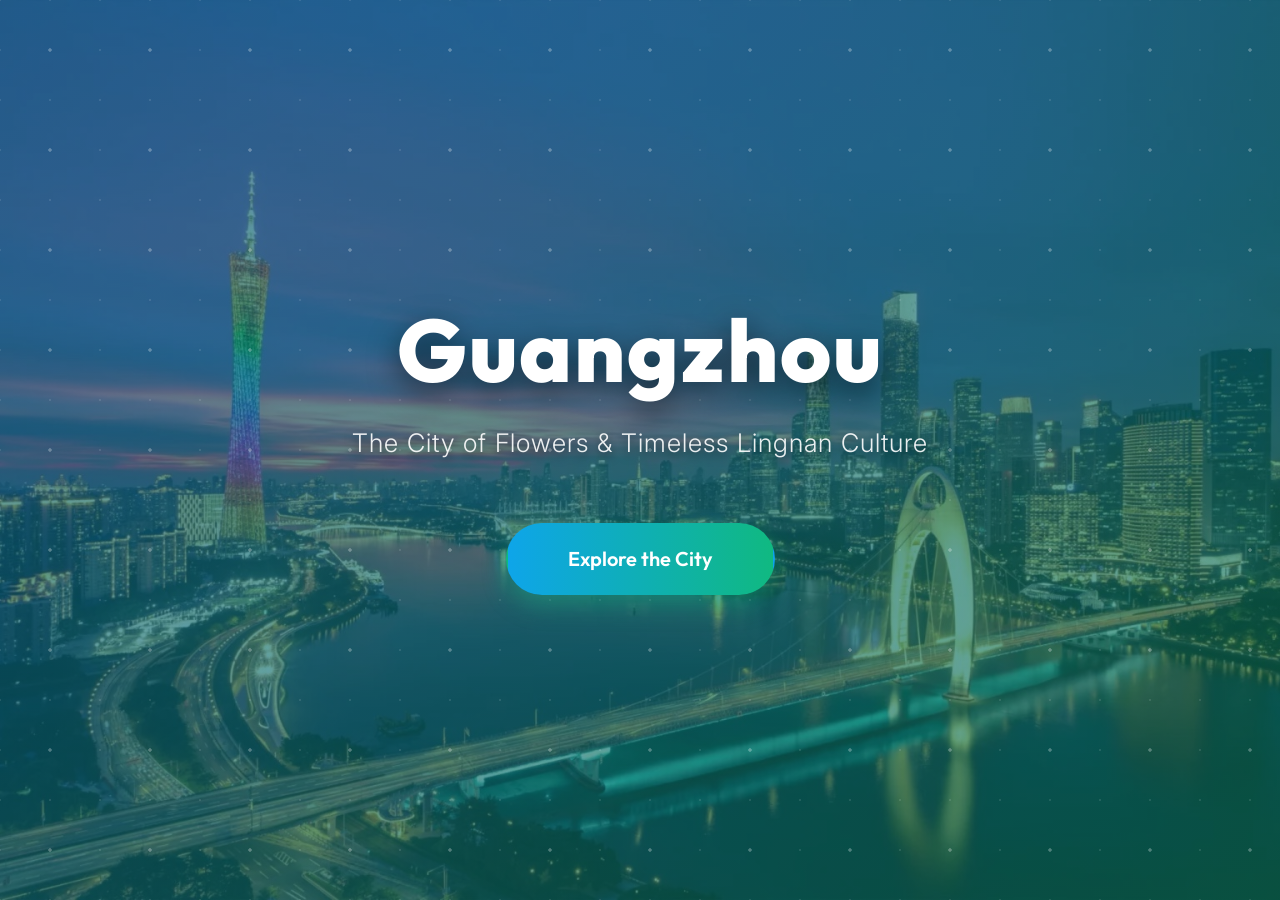
<file: welcome.html>
<!DOCTYPE html>
<html lang="en">
<head>
    <!-- Google tag (gtag.js) -->
<script async src="https://www.googletagmanager.com/gtag/js?id=G-Z5L8LR5MYB"></script>
<script>
  window.dataLayer = window.dataLayer || [];
  function gtag(){dataLayer.push(arguments);}
  gtag('js', new Date());

  gtag('config', 'G-Z5L8LR5MYB');
</script>
    <meta charset="UTF-8">
    <meta name="viewport" content="width=device-width, initial-scale=1.0">
    <title>Welcome to Guangzhou</title>
    <!-- Google Fonts -->
    <link rel="preconnect" href="https://fonts.googleapis.com">
    <link rel="preconnect" href="https://fonts.gstatic.com" crossorigin>
    <link href="https://fonts.googleapis.com/css2?family=Inter:wght@300;400;500;600;700&family=Outfit:wght@400;600;800&display=swap" rel="stylesheet">
    <!-- Custom CSS Base -->
    <link rel="stylesheet" href="css/style.css">
    
    <style>
        /* Essential overrides to ensure the welcome page is perfectly full-screen without scrollbars */
        body, html {
            margin: 0;
            padding: 0;
            width: 100%;
            height: 100%;
            overflow: hidden; /* Lock scrolling */
            background-color: #0f172a;
        }
        
        .welcome-hero {
            height: 100vh;
            width: 100vw;
            background-image: url('./images/1.jpg'); /* Use the impressive hero image */
            background-size: cover;
            background-position: center;
            position: relative;
            display: flex;
            align-items: center;
            justify-content: center;
            text-align: center;
        }

        /* Ambient gradient shading mapping to the theme's color palette */
        .welcome-hero::before {
            content: '';
            position: absolute;
            top: 0; left: 0; right: 0; bottom: 0;
            background: linear-gradient(135deg, rgba(14, 165, 233, 0.4) 0%, rgba(16, 185, 129, 0.4) 100%), rgba(0, 0, 0, 0.4);
            z-index: 0;
        }

        .welcome-content {
            position: relative;
            z-index: 1;
            padding: 40px;
            animation: fadeInWelcome 1.5s cubic-bezier(0.16, 1, 0.3, 1) forwards;
        }

        .welcome-title {
            font-family: var(--font-heading);
            font-size: 5.5rem;
            font-weight: 800;
            color: white;
            margin-bottom: 20px;
            text-shadow: 0 10px 30px rgba(0,0,0,0.6);
            letter-spacing: 2px;
        }

        .welcome-subtitle {
            font-family: var(--font-body);
            font-size: 1.6rem;
            color: rgba(255, 255, 255, 0.9);
            margin-bottom: 60px;
            font-weight: 300;
            text-shadow: 0 4px 10px rgba(0,0,0,0.5);
            letter-spacing: 1px;
        }

        .welcome-btn {
            display: inline-block;
            background: linear-gradient(90deg, var(--primary-blue), var(--primary-green));
            color: white;
            padding: 18px 60px;
            font-size: 1.25rem;
            font-weight: 600;
            font-family: var(--font-heading);
            border-radius: 50px;
            text-decoration: none;
            box-shadow: 0 10px 25px rgba(16, 185, 129, 0.4);
            transition: all 0.4s ease;
            position: relative;
            overflow: hidden;
            border: 2px solid transparent;
        }

        /* Shine effect on hover */
        .welcome-btn::after {
            content: '';
            position: absolute;
            top: 0; left: -100%; width: 100%; height: 100%;
            background: linear-gradient(90deg, transparent, rgba(255,255,255,0.4), transparent);
            transition: all 0.6s ease;
        }

        .welcome-btn:hover {
            transform: translateY(-5px) scale(1.05);
            box-shadow: 0 20px 40px rgba(16, 185, 129, 0.6);
            border-color: rgba(255,255,255,0.5);
        }

        .welcome-btn:hover::after {
            left: 100%;
        }

        /* Beautiful entrance animation */
        @keyframes fadeInWelcome {
            0% { opacity: 0; transform: translateY(40px) scale(0.95); filter: blur(10px); }
            100% { opacity: 1; transform: translateY(0) scale(1); filter: blur(0); }
        }

        /* Dynamic dots floating in background for premium feel */
        .particles {
            position: absolute;
            top: 0; left: 0; width: 100%; height: 100%;
            pointer-events: none;
            z-index: 0;
            background-image: 
                radial-gradient(circle, rgba(255,255,255,0.2) 2px, transparent 2px),
                radial-gradient(circle, rgba(255,255,255,0.1) 1px, transparent 1px);
            background-size: 100px 100px, 50px 50px;
            background-position: 0 0, 25px 25px;
            animation: moveParticles 60s linear infinite;
        }

        @keyframes moveParticles {
            0% { background-position: 0 0, 25px 25px; }
            100% { background-position: 500px 500px, 525px 525px; }
        }

        @media (max-width: 768px) {
            .welcome-title { font-size: 3.5rem; }
            .welcome-subtitle { font-size: 1.2rem; }
            .welcome-btn { padding: 15px 40px; font-size: 1.1rem; }
        }
    </style>
</head>
<body>

    <div class="welcome-hero">
        <div class="particles"></div>
        <div class="welcome-content">
            <h1 class="welcome-title">Guangzhou</h1>
            <p class="welcome-subtitle">The City of Flowers & Timeless Lingnan Culture</p>
            <!-- Button redirecting to Homepage -->
            <a href="index.html" class="welcome-btn">Explore the City</a>
        </div>
    </div>

</body>
</html>
</file>
<file: css/style.css>
/* Custom Properties / Variables */
:root {
    --primary-blue: #0ea5e9;
    --primary-green: #10b981;
    --primary-orange: #f59e0b;
    --text-dark: #1e293b;
    --text-light: #64748b;
    --bg-white: #ffffff;
    --bg-light: #f8fafc;
    --font-heading: 'Outfit', sans-serif;
    --font-body: 'Inter', sans-serif;
    --transition: all 0.3s ease;
    --shadow-sm: 0 4px 6px -1px rgba(0, 0, 0, 0.1), 0 2px 4px -1px rgba(0, 0, 0, 0.06);
    --shadow-md: 0 10px 15px -3px rgba(0, 0, 0, 0.1), 0 4px 6px -2px rgba(0, 0, 0, 0.05);
    --shadow-hover: 0 20px 25px -5px rgba(0, 0, 0, 0.1), 0 10px 10px -5px rgba(0, 0, 0, 0.04);
}

/* Reset & Base Styles */
* {
    margin: 0;
    padding: 0;
    box-sizing: border-box;
}

html {
    scroll-behavior: smooth;
}

body {
    font-family: var(--font-body);
    color: var(--text-dark);
    line-height: 1.6;
    overflow-x: hidden;
    background-color: var(--bg-white);
}

h1, h2, h3, h4, h5, h6 {
    font-family: var(--font-heading);
    color: var(--text-dark);
    line-height: 1.2;
}

a {
    text-decoration: none;
    color: inherit;
}

ul {
    list-style: none;
}

img {
    max-width: 100%;
    height: auto;
    display: block;
}

.container {
    width: 90%;
    max-width: 1200px;
    margin: 0 auto;
}

.section {
    padding: 100px 0;
}

.bg-light {
    background-color: var(--bg-light);
}

.section-header {
    text-align: center;
    margin-bottom: 60px;
}

.section-header h2 {
    font-size: 2.5rem;
    font-weight: 800;
    margin-bottom: 15px;
}

.section-header .subtitle {
    font-size: 1.1rem;
    color: var(--text-light);
    margin-bottom: 20px;
}

.divider {
    height: 4px;
    width: 60px;
    background: linear-gradient(90deg, var(--primary-blue), var(--primary-green));
    margin: 0 auto;
    border-radius: 2px;
}

.btn {
    display: inline-block;
    padding: 12px 30px;
    border-radius: 30px;
    font-weight: 600;
    font-size: 1.1rem;
    cursor: pointer;
    transition: var(--transition);
    text-align: center;
}

.btn-primary {
    background: linear-gradient(90deg, var(--primary-blue), var(--primary-green));
    color: white;
    box-shadow: var(--shadow-md);
}

.btn-primary:hover {
    transform: translateY(-3px);
    box-shadow: var(--shadow-hover);
}

/* Navbar */
.navbar {
    position: fixed;
    top: 0;
    left: 0;
    width: 100%;
    padding: 20px 0;
    z-index: 1000;
    transition: var(--transition);
}

.navbar.scrolled {
    background-color: rgba(255, 255, 255, 0.95);
    backdrop-filter: blur(10px);
    padding: 15px 0;
    box-shadow: var(--shadow-sm);
}

.navbar.scrolled .logo,
.navbar.scrolled .nav-links a {
    color: var(--text-dark);
}

.nav-container {
    display: flex;
    justify-content: space-between;
    align-items: center;
    width: 90%;
    max-width: 1200px;
    margin: 0 auto;
}

.logo {
    font-family: var(--font-heading);
    font-size: 1.8rem;
    font-weight: 800;
    color: white;
}

.navbar.scrolled .logo {
    background: linear-gradient(90deg, var(--primary-blue), var(--primary-green));
    -webkit-background-clip: text;
    -webkit-text-fill-color: transparent;
}

.nav-links {
    display: flex;
    gap: 30px;
}

.nav-links a {
    color: white;
    font-weight: 500;
    font-size: 1.05rem;
    position: relative;
    transition: var(--transition);
}

.nav-links a::after {
    content: '';
    position: absolute;
    width: 0;
    height: 2px;
    bottom: -5px;
    left: 0;
    background: var(--primary-orange);
    transition: var(--transition);
}

.nav-links a:hover::after {
    width: 100%;
}

.nav-links a:hover {
    color: var(--primary-orange);
}

.navbar.scrolled .nav-links a:hover {
    color: var(--primary-blue);
}

.navbar.scrolled .nav-links a::after {
    background: var(--primary-blue);
}

/* Hamburger for Mobile */
.hamburger {
    display: none;
    cursor: pointer;
}

.hamburger .bar {
    display: block;
    width: 25px;
    height: 3px;
    margin: 5px auto;
    transition: all 0.3s ease-in-out;
    background-color: white;
}

.navbar.scrolled .hamburger .bar {
    background-color: var(--text-dark);
}

/* Hero Section */
.hero {
    height: 100vh;
    background-image: url('../images/1.jpg');
    background-size: cover;
    background-position: center;
    background-attachment: fixed;
    position: relative;
    display: flex;
    align-items: center;
    justify-content: center;
    text-align: center;
}

.hero-overlay {
    position: absolute;
    top: 0;
    left: 0;
    width: 100%;
    height: 100%;
    background: linear-gradient(rgba(0, 0, 0, 0.4), rgba(0, 0, 0, 0.7));
}

.hero-content {
    position: relative;
    z-index: 1;
    color: white;
    max-width: 800px;
    padding: 0 20px;
}

.hero-title {
    font-size: 4.5rem;
    font-weight: 800;
    margin-bottom: 20px;
    color: white;
    text-shadow: 2px 2px 4px rgba(0,0,0,0.3);
}

.hero-subtitle {
    font-size: 1.5rem;
    font-weight: 300;
    margin-bottom: 40px;
    text-shadow: 1px 1px 2px rgba(0,0,0,0.3);
}

/* About Section */
.about-grid {
    display: grid;
    grid-template-columns: 1fr 1fr;
    gap: 60px;
    align-items: center;
}

.about-text h3 {
    font-size: 2rem;
    margin-bottom: 20px;
    color: var(--text-dark);
}

.about-text p {
    font-size: 1.1rem;
    color: var(--text-light);
    margin-bottom: 20px;
}

.about-image {
    position: relative;
    border-radius: 20px;
    overflow: hidden;
    box-shadow: var(--shadow-hover);
}

.about-image::before {
    content: '';
    position: absolute;
    top: 0;
    left: 0;
    width: 100%;
    height: 100%;
    border-radius: 20px;
    border: 4px solid var(--primary-green);
    transform: translate(-15px, -15px);
    z-index: -1;
}

.about-image img {
    border-radius: 16px;
    width: 100%;
    height: 100%;
    object-fit: cover;
    transition: transform 0.8s ease;
}

.about-image:hover img {
    transform: scale(1.05);
}

/* Attractions Section */
.cards-grid {
    display: grid;
    grid-template-columns: repeat(auto-fit, minmax(280px, 1fr));
    gap: 30px;
}

.card {
    background: var(--bg-white);
    border-radius: 16px;
    overflow: hidden;
    box-shadow: var(--shadow-md);
    transition: var(--transition);
}

.card:hover {
    transform: translateY(-10px);
    box-shadow: var(--shadow-hover);
}

.card-img-wrapper {
    height: 220px;
    overflow: hidden;
}

.card-img-wrapper img {
    width: 100%;
    height: 100%;
    object-fit: cover;
    transition: transform 0.6s ease;
}

.card:hover .card-img-wrapper img {
    transform: scale(1.1);
}

.card-content {
    padding: 25px;
}

.card-content h3 {
    font-size: 1.4rem;
    margin-bottom: 10px;
    color: var(--primary-blue);
}

.card-content p {
    color: var(--text-light);
    font-size: 0.95rem;
}

/* Cuisine Section */
.cuisine-grid {
    display: grid;
    grid-template-columns: repeat(auto-fit, minmax(250px, 1fr));
    gap: 20px;
}

.cuisine-item {
    position: relative;
    border-radius: 16px;
    overflow: hidden;
    height: 300px;
    box-shadow: var(--shadow-md);
    cursor: pointer;
}

.cuisine-item img {
    width: 100%;
    height: 100%;
    object-fit: cover;
    transition: transform 0.6s ease;
}

.cuisine-overlay {
    position: absolute;
    bottom: 0;
    left: 0;
    width: 100%;
    padding: 30px 20px;
    background: linear-gradient(transparent, rgba(0, 0, 0, 0.9));
    color: white;
    transform: translateY(30px);
    transition: transform 0.4s ease;
}

.cuisine-overlay h3 {
    color: var(--primary-orange);
    font-size: 1.4rem;
    margin-bottom: 5px;
}

.cuisine-overlay p {
    font-size: 0.9rem;
    opacity: 0;
    transition: opacity 0.4s ease;
}

.cuisine-item:hover img {
    transform: scale(1.1);
}

.cuisine-item:hover .cuisine-overlay {
    transform: translateY(0);
}

.cuisine-item:hover .cuisine-overlay p {
    opacity: 1;
}

/* Culture Section */
.culture-content {
    display: grid;
    grid-template-columns: 1fr 1.2fr;
    gap: 60px;
    align-items: center;
}

.culture-image img {
    border-radius: 16px;
    box-shadow: var(--shadow-hover);
}

.culture-text h3 {
    font-size: 2rem;
    margin-bottom: 20px;
    color: var(--text-dark);
}

.culture-text > p {
    color: var(--text-light);
    font-size: 1.1rem;
    margin-bottom: 30px;
}

.feature-list {
    display: flex;
    flex-direction: column;
    gap: 25px;
}

.feature-list li {
    display: flex;
    gap: 20px;
    align-items: flex-start;
}

.feature-list .icon {
    font-size: 2rem;
    background: var(--bg-light);
    padding: 15px;
    border-radius: 12px;
    box-shadow: var(--shadow-sm);
}

.feature-list strong {
    font-size: 1.2rem;
    color: var(--primary-green);
    display: block;
    margin-bottom: 5px;
}

.feature-list p {
    color: var(--text-light);
    font-size: 0.95rem;
}

/* Transport Section */
.transport-grid {
    display: grid;
    grid-template-columns: repeat(auto-fit, minmax(300px, 1fr));
    gap: 30px;
}

.transport-card {
    background: var(--bg-white);
    padding: 40px 30px;
    border-radius: 16px;
    text-align: center;
    box-shadow: var(--shadow-md);
    transition: var(--transition);
    border-bottom: 4px solid transparent;
}

.transport-card:hover {
    transform: translateY(-10px);
    box-shadow: var(--shadow-hover);
    border-bottom: 4px solid var(--primary-blue);
}

.transport-card .card-icon {
    font-size: 3.5rem;
    margin-bottom: 20px;
}

.transport-card h3 {
    font-size: 1.5rem;
    margin-bottom: 15px;
    color: var(--text-dark);
}

.transport-card p {
    color: var(--text-light);
    font-size: 0.95rem;
}

/* Footer Css */
.footer {
    background-color: #0f172a;
    color: #cbd5e1;
    padding: 80px 0 20px;
}

.footer-content {
    display: grid;
    grid-template-columns: 2fr 1fr 1fr;
    gap: 50px;
    margin-bottom: 50px;
}

.footer-brand h2 {
    color: white;
    margin-bottom: 20px;
    background: linear-gradient(90deg, var(--primary-blue), var(--primary-green));
    -webkit-background-clip: text;
    -webkit-text-fill-color: transparent;
}

.footer-brand p {
    max-width: 400px;
}

.footer h3 {
    color: white;
    font-size: 1.2rem;
    margin-bottom: 25px;
}

.footer-links ul {
    display: flex;
    flex-direction: column;
    gap: 15px;
}

.footer-links a {
    transition: var(--transition);
}

.footer-links a:hover {
    color: var(--primary-blue);
    padding-left: 5px;
}

.footer-contact p {
    margin-bottom: 15px;
}

.footer-bottom {
    border-top: 1px solid #1e293b;
    padding-top: 20px;
    text-align: center;
    font-size: 0.9rem;
}

/* Animations */
.fade-in {
    opacity: 0;
    transition: opacity 0.8s ease-out;
}
.fade-in.appear {
    opacity: 1;
}

.fade-in-up {
    opacity: 0;
    transform: translateY(30px);
    transition: opacity 0.8s ease-out, transform 0.8s ease-out;
}
.fade-in-up.appear {
    opacity: 1;
    transform: translateY(0);
}

.fade-in-left {
    opacity: 0;
    transform: translateX(-30px);
    transition: opacity 0.8s ease-out, transform 0.8s ease-out;
}
.fade-in-left.appear {
    opacity: 1;
    transform: translateX(0);
}

.fade-in-right {
    opacity: 0;
    transform: translateX(30px);
    transition: opacity 0.8s ease-out, transform 0.8s ease-out;
}
.fade-in-right.appear {
    opacity: 1;
    transform: translateX(0);
}

/* Responsive Design */
@media (max-width: 992px) {
    .about-grid, .culture-content {
        grid-template-columns: 1fr;
        gap: 40px;
    }
    
    .footer-content {
        grid-template-columns: 1fr;
        gap: 40px;
    }

    .hero-title {
        font-size: 3.5rem;
    }
}

@media (max-width: 768px) {
    .hamburger {
        display: block;
    }

    .nav-links {
        position: fixed;
        left: -100%;
        top: 70px;
        flex-direction: column;
        background-color: var(--bg-white);
        width: 100%;
        text-align: center;
        transition: 0.3s;
        box-shadow: 0 10px 27px rgba(0, 0, 0, 0.05);
        padding: 20px 0;
    }

    .nav-links.active {
        left: 0;
    }

    .nav-links a {
        color: var(--text-dark);
        font-size: 1.2rem;
    }

    .hamburger.active .bar:nth-child(2) {
        opacity: 0;
    }
    .hamburger.active .bar:nth-child(1) {
        transform: translateY(8px) rotate(45deg);
        background-color: var(--text-dark);
    }
    .hamburger.active .bar:nth-child(3) {
        transform: translateY(-8px) rotate(-45deg);
        background-color: var(--text-dark);
    }

    .hero-title {
        font-size: 2.8rem;
    }
    
    .section-header h2 {
        font-size: 2rem;
    }
}
</file>
